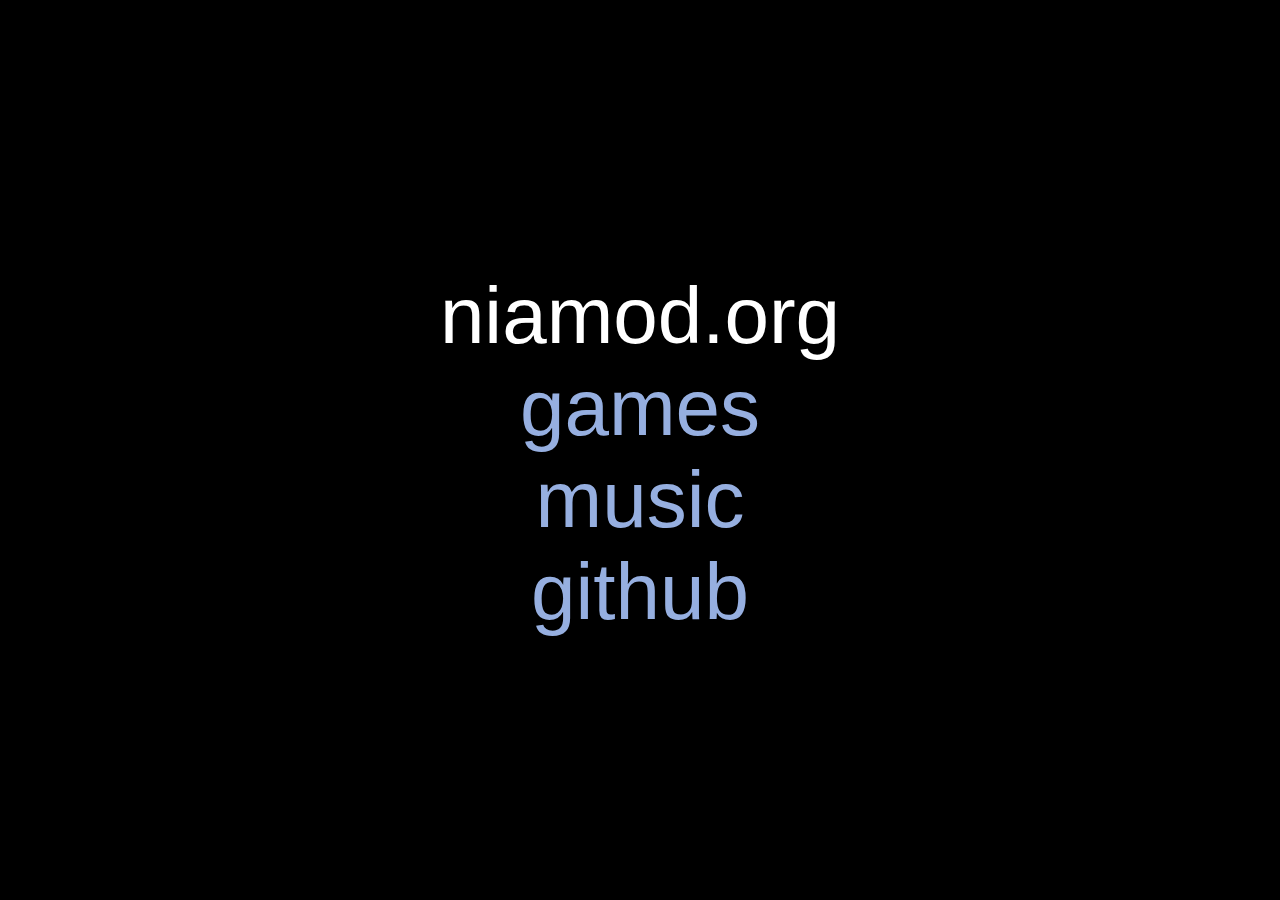
<file: index.html>
<!DOCTYPE html>
<html>
<script src="js/center.js"></script>
<link rel="stylesheet" href="css/index.css">
<title>niamod</title>
<body onload=run(180)>
    <div id="maindiv">
        <div>
            <a id="welcome">niamod.org</a>
        </div>
        <div>
            <a href="html/games">games</a>
        </div>
        <div>
            <a href="html/music">music</a>
        </div>
        <div>
            <a href="html/github">github</a>
        </div>
    </div>
</body>
</html>
</file>
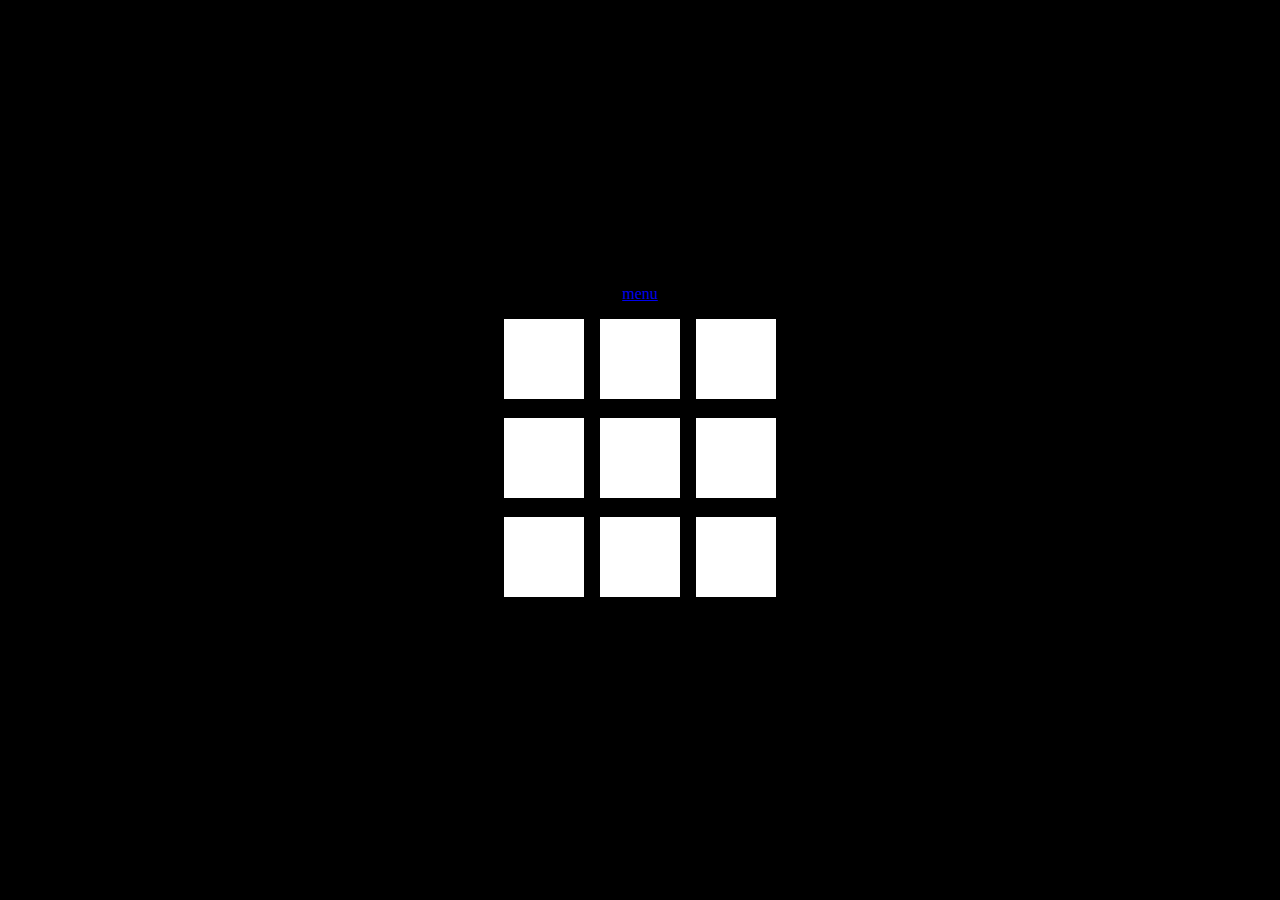
<file: 1.html>
<!DOCTYPE html>
<html>
<body>
    <a href="index.html">menu</a>
    <p id = "div1">
        <button id = "button1" onclick = myFunction(1),myFunction2()></button>&nbsp;&nbsp;&nbsp;
        <button id = "button2" onclick = myFunction(2),myFunction2()></button>&nbsp;&nbsp;&nbsp;
        <button id = "button3" onclick = myFunction(3),myFunction2()></button>
    </p>
    <p id = "div2">
        <button id = "button4" onclick = myFunction(4),myFunction2()></button>&nbsp;&nbsp;&nbsp;
        <button id = "button5" onclick = myFunction(5),myFunction2()></button>&nbsp;&nbsp;&nbsp;
        <button id = "button6" onclick = myFunction(6),myFunction2()></button>
    </p>
    <p id = "div3">
        <button id = "button7" onclick = myFunction(7),myFunction2()></button>&nbsp;&nbsp;&nbsp;
        <button id = "button8" onclick = myFunction(8),myFunction2()></button>&nbsp;&nbsp;&nbsp;
        <button id = "button9" onclick = myFunction(9),myFunction2()></button>
    </p>
</body>
<script src="main.js"></script>
<link rel="stylesheet" href="mystyle.css">
</html>
</file>
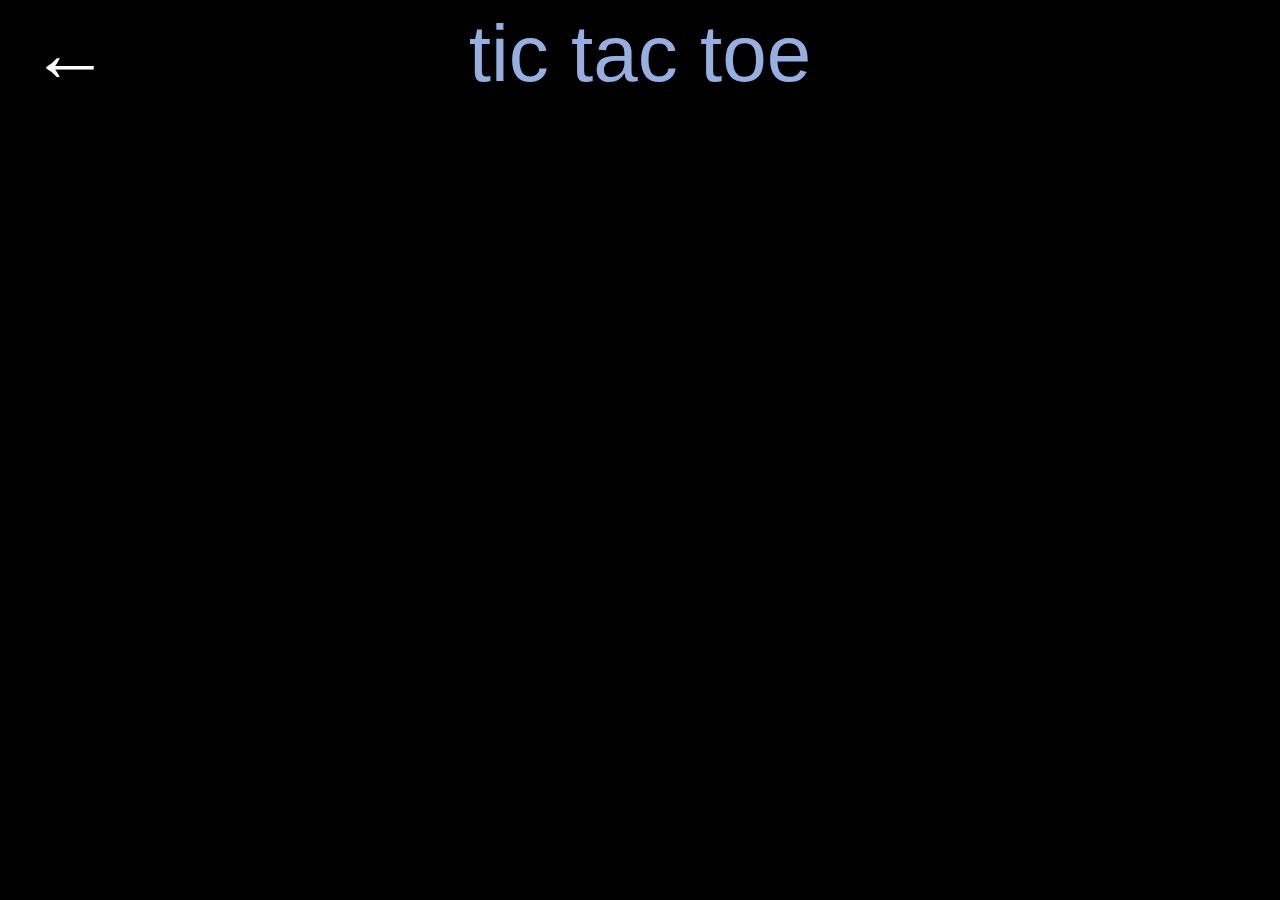
<file: games.html>
<!DOCTYPE html>
<html>
<body>
    <div>
        <a id="achange" href="index.html">&nbsp;&larr;</a><a id="achange2" href="tic.html">tic tac toe</a>
    </div>
</body>
<link rel="stylesheet" href="style.css">
</html>
</file>
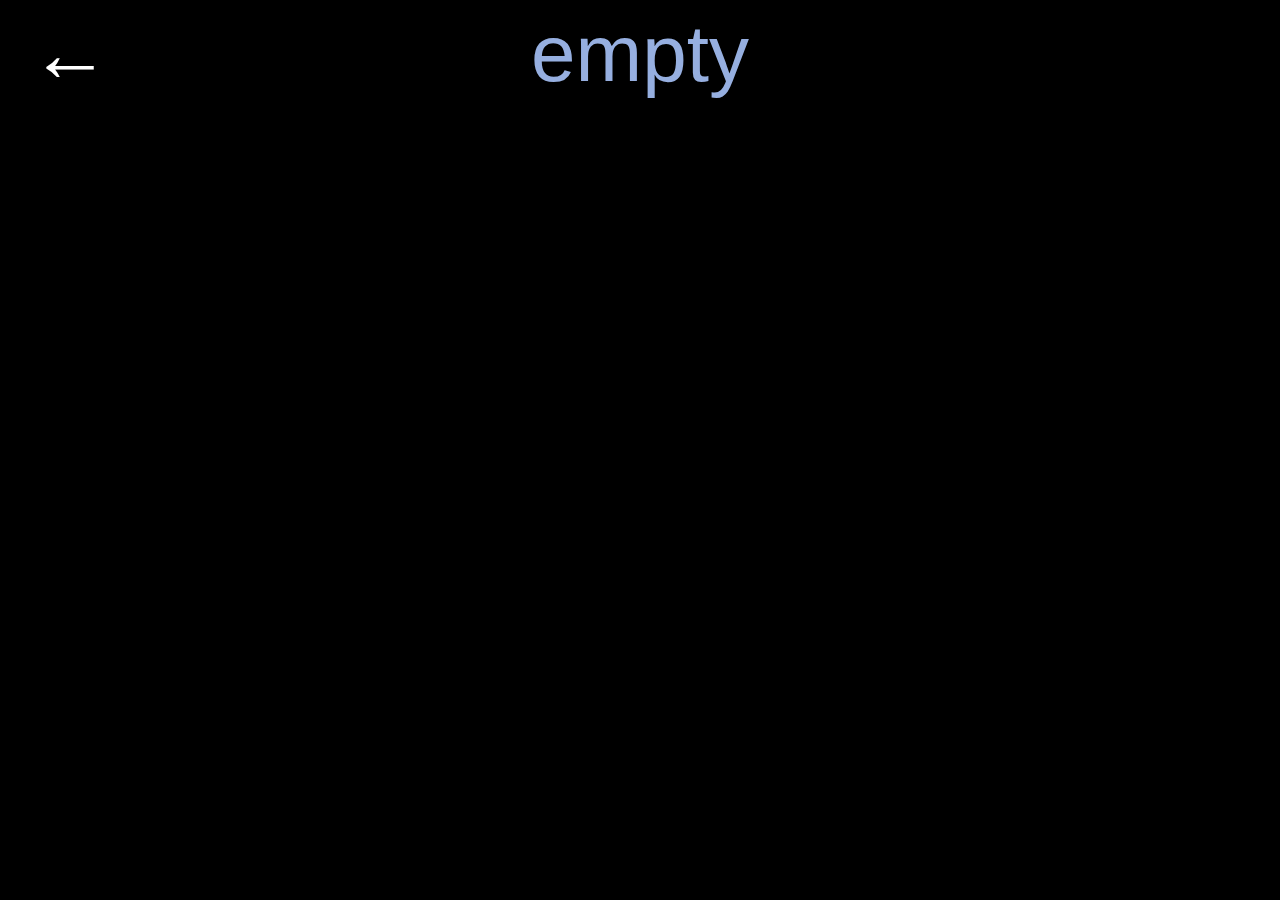
<file: music.html>
<!DOCTYPE html>
<html>
<body>
    <div>
        <a id="achange" href="index.html">&nbsp;&larr;</a><a id="achange2">empty</a>
    </div>
</body>
<link rel="stylesheet" href="style.css">
</html>
</file>
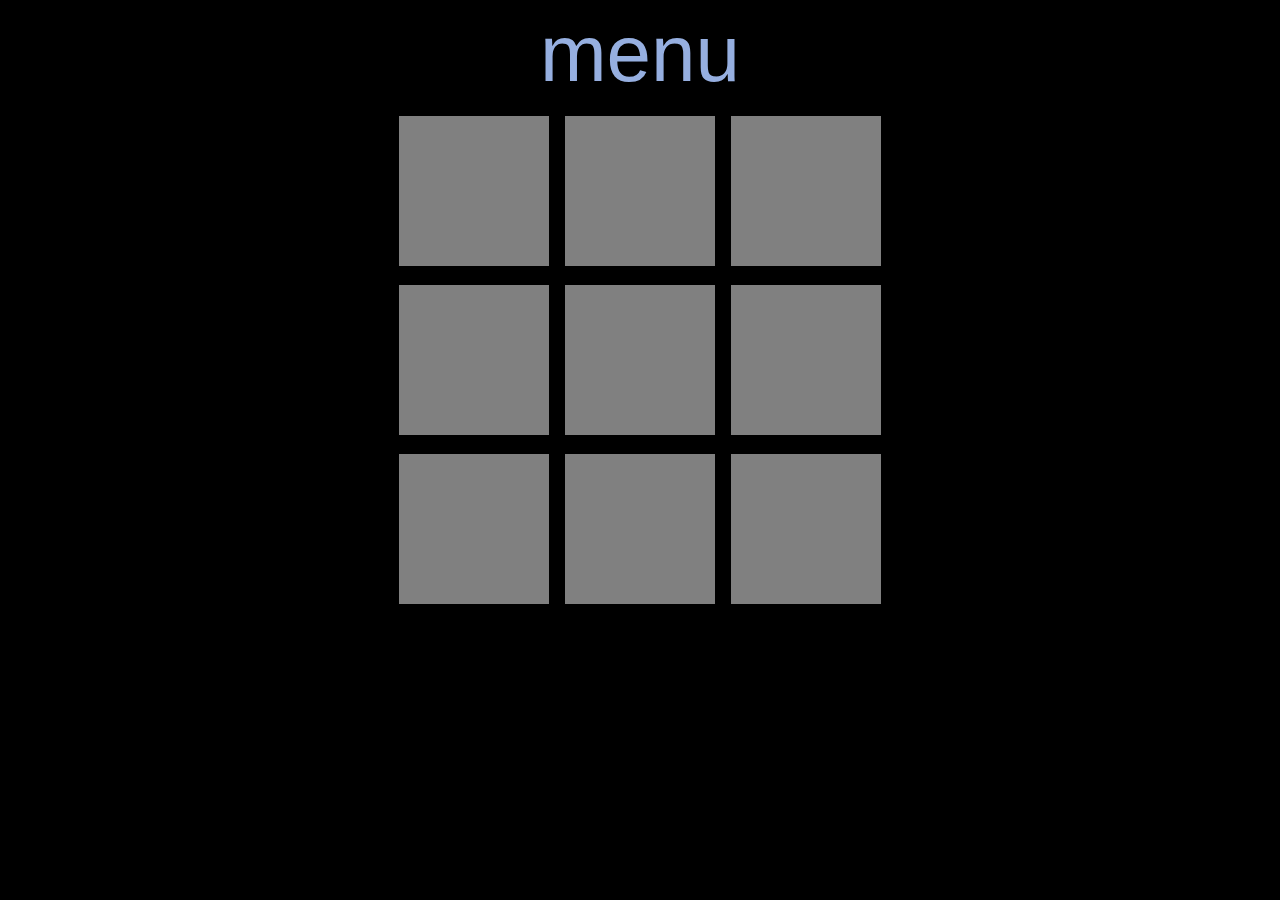
<file: tic.html>
<!DOCTYPE html>
<html>
<body>
    <a href="index.html">menu</a>
    <p id = "div1">
        <button id = "button1" onclick = myFunction(1),myFunction2()></button>&nbsp;&nbsp;&nbsp;
        <button id = "button2" onclick = myFunction(2),myFunction2()></button>&nbsp;&nbsp;&nbsp;
        <button id = "button3" onclick = myFunction(3),myFunction2()></button>
    </p>
    <p id = "div2">
        <button id = "button4" onclick = myFunction(4),myFunction2()></button>&nbsp;&nbsp;&nbsp;
        <button id = "button5" onclick = myFunction(5),myFunction2()></button>&nbsp;&nbsp;&nbsp;
        <button id = "button6" onclick = myFunction(6),myFunction2()></button>
    </p>
    <p id = "div3">
        <button id = "button7" onclick = myFunction(7),myFunction2()></button>&nbsp;&nbsp;&nbsp;
        <button id = "button8" onclick = myFunction(8),myFunction2()></button>&nbsp;&nbsp;&nbsp;
        <button id = "button9" onclick = myFunction(9),myFunction2()></button>
    </p>
</body>
<script src="tic.js"></script>
<link rel="stylesheet" href="style.css">
</html>
</file>
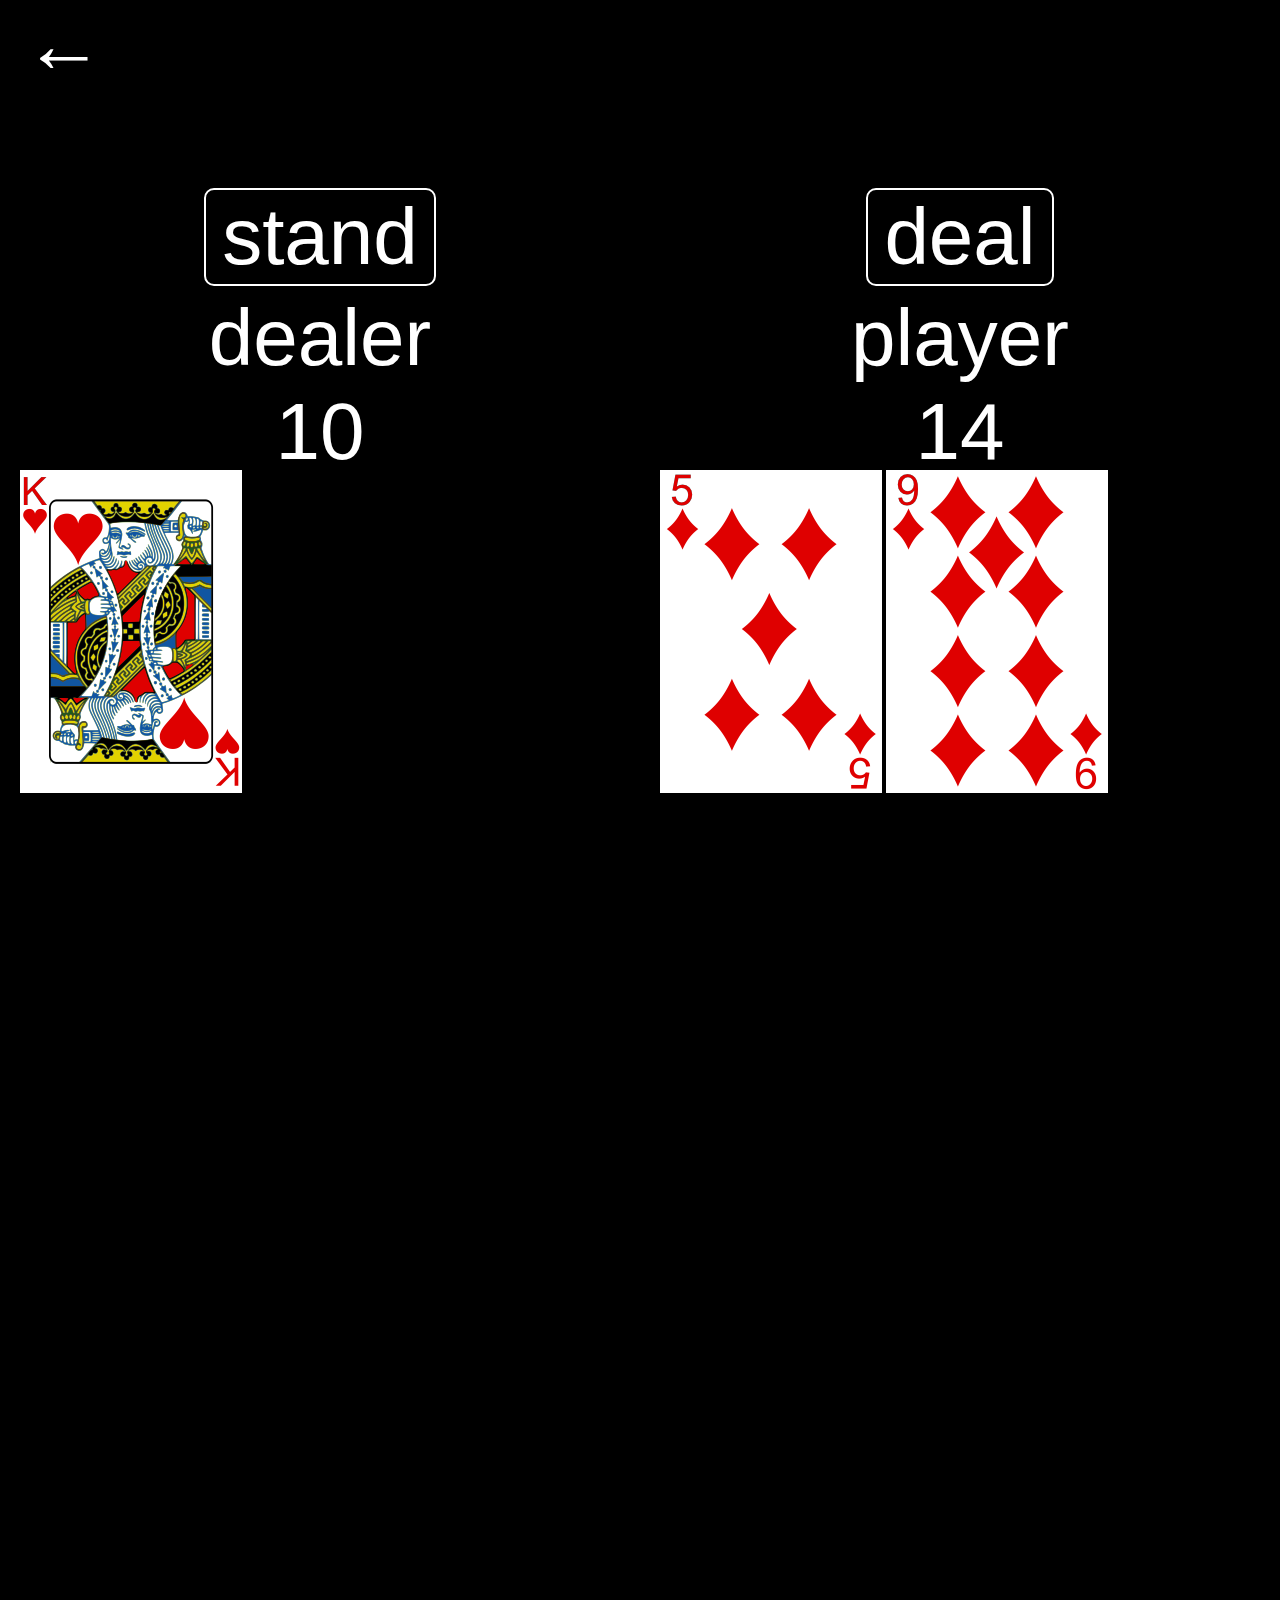
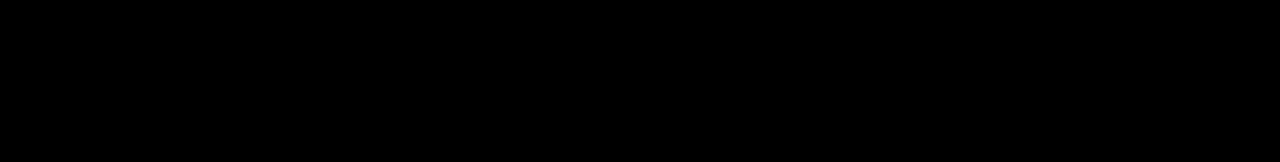
<file: html/cards.html>
<!DOCTYPE html>
<html>
<title>cards</title>
<script src="../js/cards.js"></script>
<link rel="stylesheet" href="../css/cards.css">
<body onload = run()>
    <div class="divbruh">
        <div id="maindiv1">
            <div>
                <a class="arrow" href="games">&larr;</a>
            </div>
            <div id="div1">
                <div id="div2">
                    <button onclick=stand() id="b">stand</button>
                </div>
            </div>
            <div id="div3">
                <div id="div4">
                    <button onclick=deal() id="b2">deal</button>
                </div>
            </div>
        </div>
        <div id="maindiv2">
            <div id="div1">
                <div class="b" id="div_dealer">
                    <a class="a">dealer</a>
                </div>
            </div>
            <div id="div3">
                <div class="b" id="div_player">
                    <a class="a">player</a>
                </div>
            </div>
        </div>
        <div id="maindiv3">
            <div id="div1">
                <div class="b" id="div2">
                    <a class="a" id="check">00</a>
                </div>
            </div>
            <div id="div3">
                <div class="b" id="div4">
                    <a class="a" id="check2">00</a>
                </div>
            </div>
        </div>
        <div id="maindiv4">
            <div id="div5">
                <div id="div6">
                    <img id="card1"></img>
                    <img id="card2"></img>
                    <img id="card_1"></img>
                    <img id="card_2"></img>
                    <img id="card_3"></img>
                    <img id="card_4"></img>
                    <img id="card_5"></img>
                </div>
            </div>
            <div id="div7">
                <div id="div8">
                    <img id="card3"></img>
                    <img id="card4"></img>
                    <img id="card5"></img>
                    <img id="card6"></img>
                    <img id="card7"></img>
                    <img id="card8"></img>
                    <img id="card9"></img>
                </div>
            </div>
        </div>
    </div>
</body>
</html>
</file>
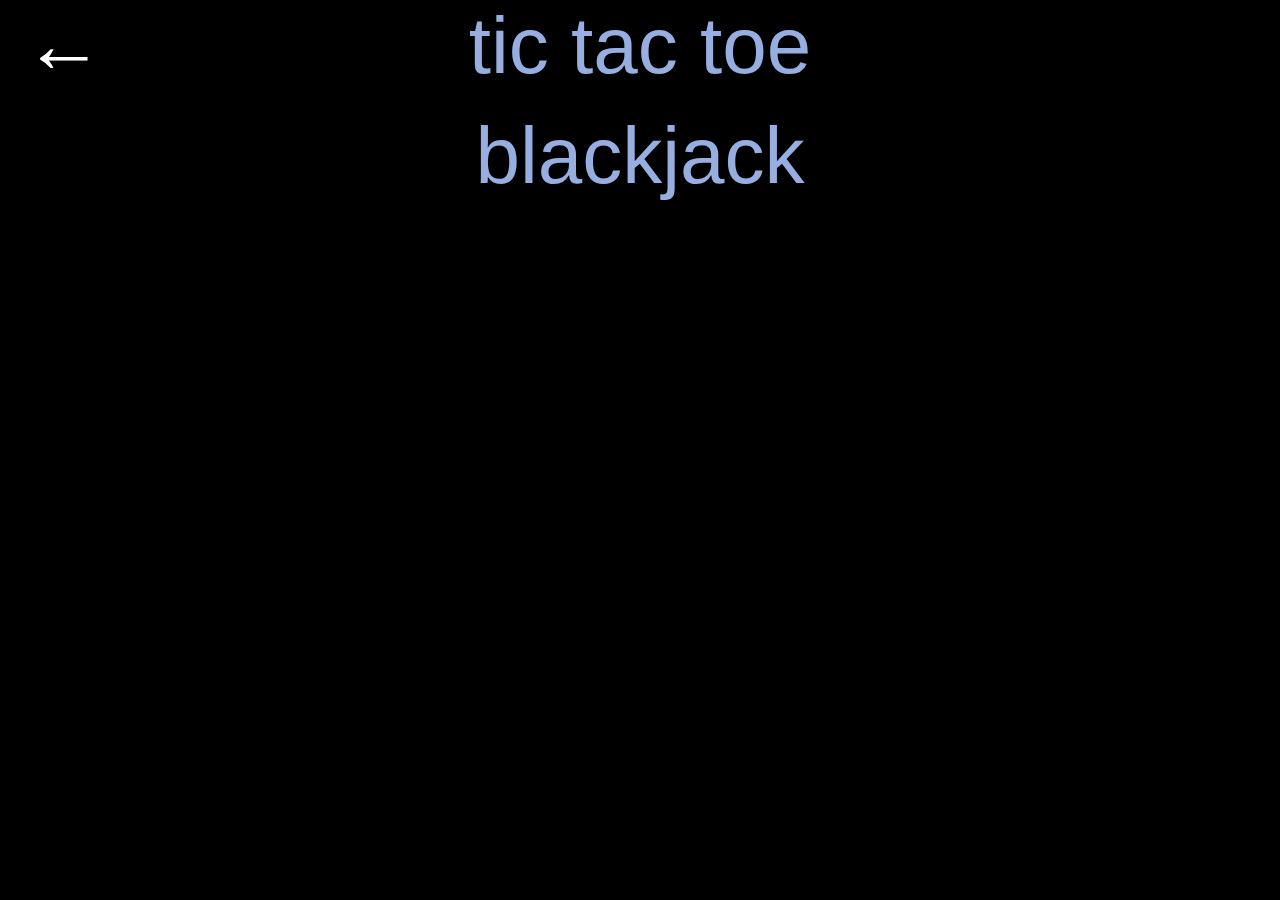
<file: html/games.html>
<!DOCTYPE html>
<html>
<body>
    <div>
        <div id="maindiv">
            <div>
                <a id="a1" href="../index">&larr;</a>
            </div>
            <div>
            <a id="a2" href="tic">tic tac toe</a>
            <br></br>
            <a id="a3" href="blackjack">blackjack</a> 
            </div>
        </div>
    </div>
</body>
<link rel="stylesheet" href="../css/games.css">
<script src="../js/blackjack.js"></script>
</html>
</file>
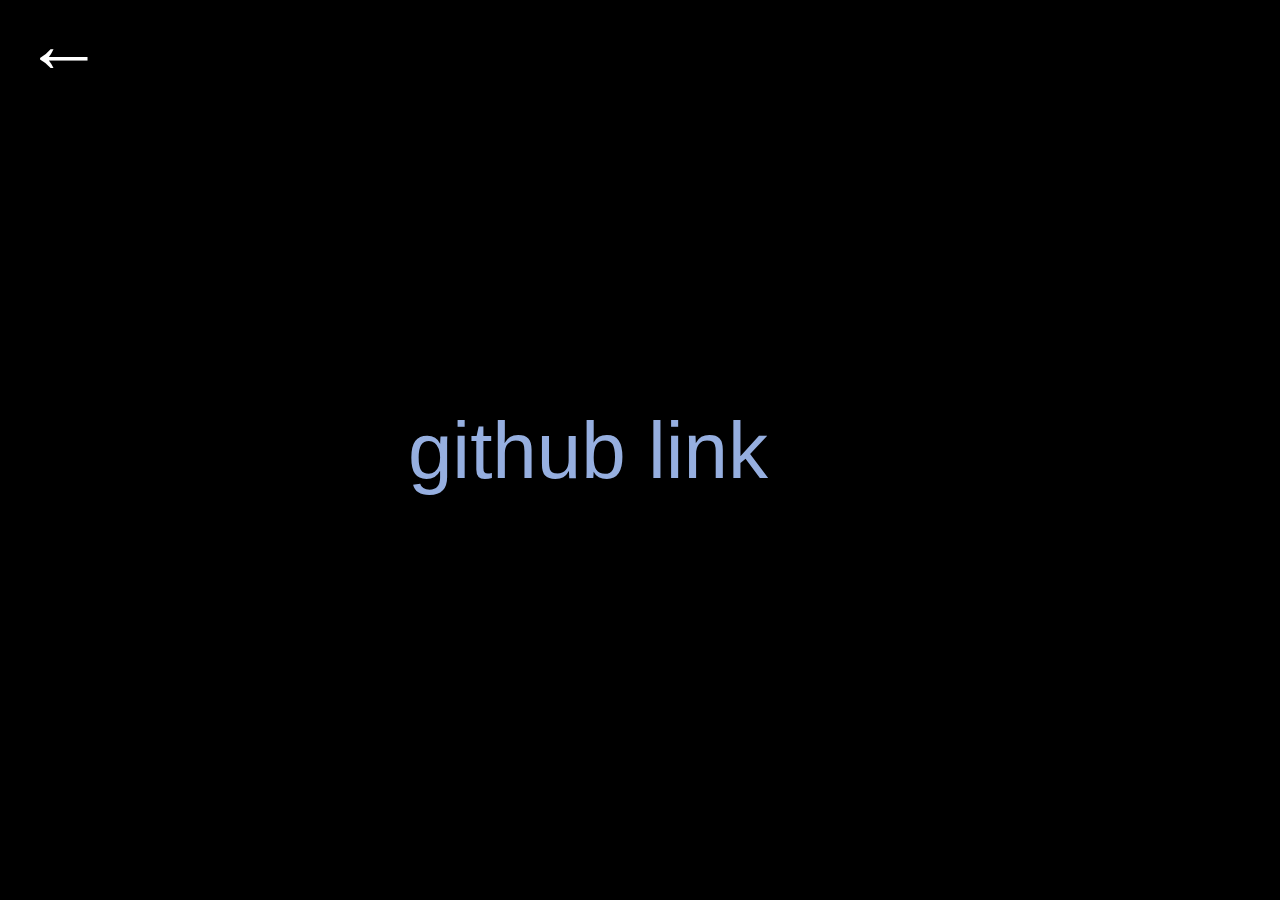
<file: html/github.html>
<!DOCTYPE html>
<html>
<script src="../js/center.js"></script>
<link rel="stylesheet" href="../css/github.css">
<title>github</title>
<body onload=run(45)>
    <div>
        <a id="a1" href="../index">&larr;</a>
    </div>
    <div id="maindiv">
    <a id="a2" href="https://github.com/78745364" target="_blank">github link</a>
    </div>
</body>
</html>
</file>
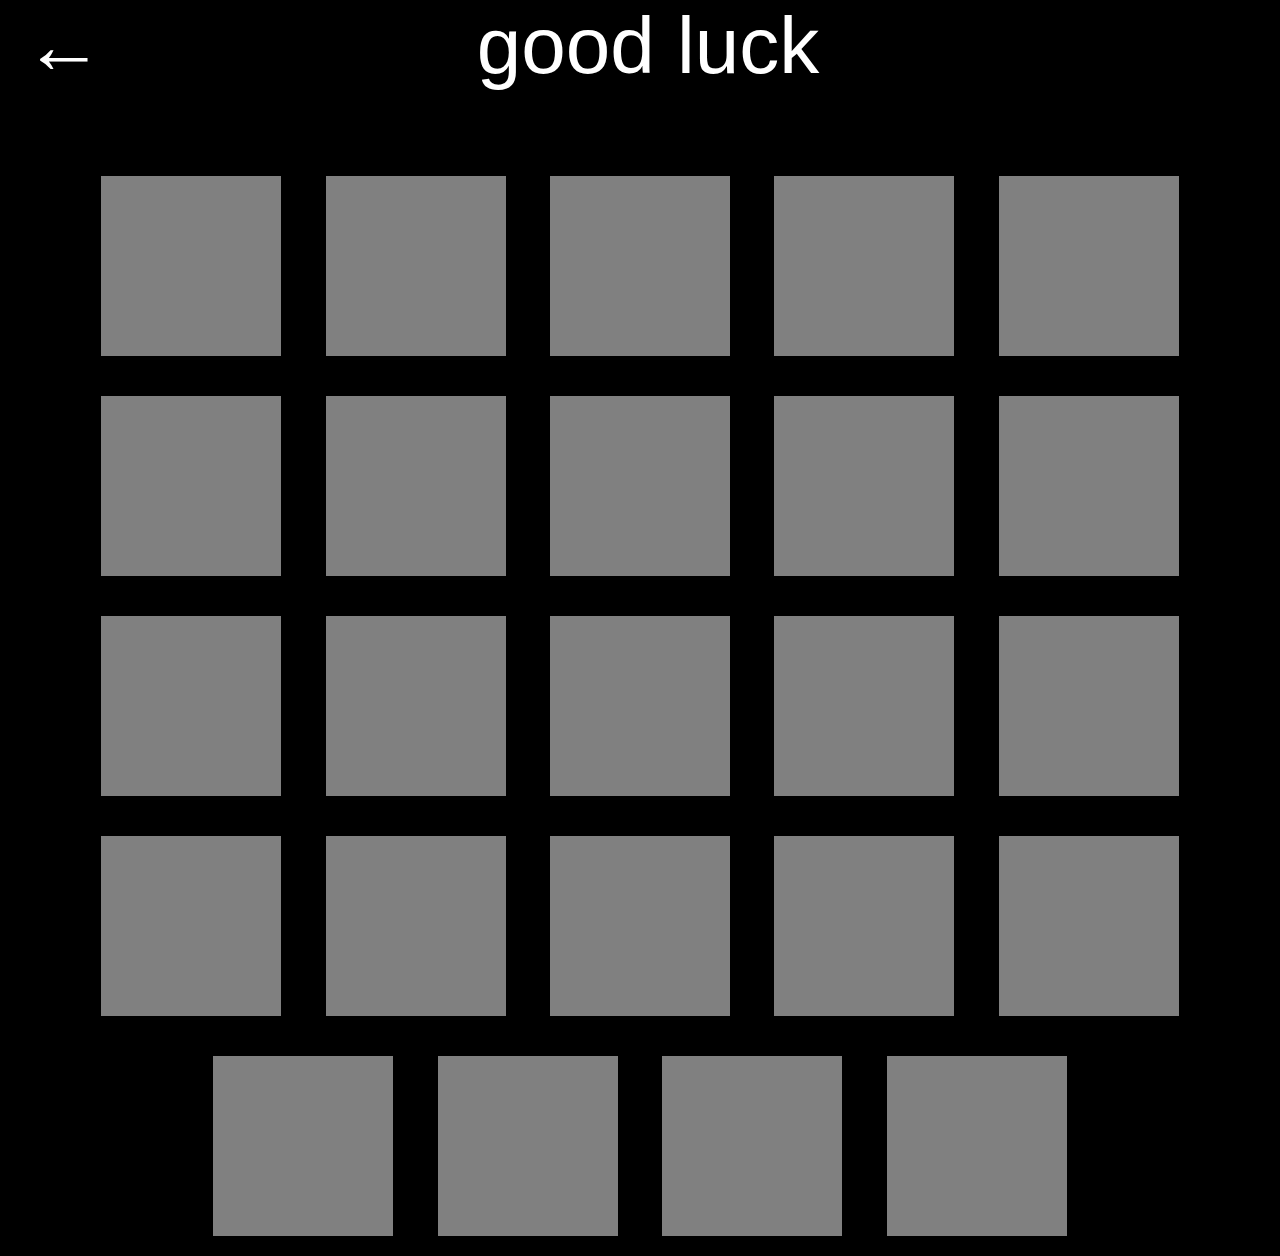
<file: html/memory.html>
<!DOCTYPE html>
<html lang="en">
<script src="../js/memory.js"></script>
<link rel="stylesheet" href="../css/memory.css">
<head>
    <meta charset="UTF-8">
    <meta http-equiv="X-UA-Compatible" content="IE=edge">
    <meta name="viewport" content="width=device-width, initial-scale=1.0">
    <title>memory</title>
    <script src="../js/memory.js"></script>
</head>
<body onload = run()> 
    <div id="maindiv">
        <div id="heading">
            <a id="arrow" href="../html/games">&larr;</a>
            <a id="number">good luck</a>
        </div>
        <div id="spaces">
                    <button class="_button" id="_1" onclick=clicked(1) onmouseover=mouseover(1) onmouseleave=mouseleave(1)></button>
                    <button class="_button" id="_2" onclick=clicked(2) onmouseover=mouseover(2) onmouseleave=mouseleave(2)></button>
                    <button class="_button" id="_3" onclick=clicked(3) onmouseover=mouseover(3) onmouseleave=mouseleave(3)></button>
                    <button class="_button" id="_4" onclick=clicked(4) onmouseover=mouseover(4) onmouseleave=mouseleave(4)></button>
                    <button class="_button" id="_5" onclick=clicked(5) onmouseover=mouseover(5) onmouseleave=mouseleave(5)></button>
                    <button class="_button" id="_6" onclick=clicked(6) onmouseover=mouseover(6) onmouseleave=mouseleave(6)></button>
                    <button class="_button" id="_7" onclick=clicked(7) onmouseover=mouseover(7) onmouseleave=mouseleave(7)></button>
                    <button class="_button" id="_8" onclick=clicked(8) onmouseover=mouseover(8) onmouseleave=mouseleave(8)></button>
                    <button class="_button" id="_9" onclick=clicked(9) onmouseover=mouseover(9) onmouseleave=mouseleave(9)></button>
                    <button class="_button" id="_10" onclick=clicked(10) onmouseover=mouseover(10) onmouseleave=mouseleave(10)></button>
                    <button class="_button" id="_11" onclick=clicked(11) onmouseover=mouseover(11) onmouseleave=mouseleave(11)></button>
                    <button class="_button" id="_12" onclick=clicked(12) onmouseover=mouseover(12) onmouseleave=mouseleave(12)></button>
                    <button class="_button" id="_13" onclick=clicked(13) onmouseover=mouseover(13) onmouseleave=mouseleave(13)></button>
                    <button class="_button" id="_14" onclick=clicked(14) onmouseover=mouseover(14) onmouseleave=mouseleave(14)></button>
                    <button class="_button" id="_15" onclick=clicked(15) onmouseover=mouseover(15) onmouseleave=mouseleave(15)></button>
                    <button class="_button" id="_16" onclick=clicked(16) onmouseover=mouseover(16) onmouseleave=mouseleave(16)></button>
                    <button class="_button" id="_17" onclick=clicked(17) onmouseover=mouseover(17) onmouseleave=mouseleave(17)></button>
                    <button class="_button" id="_18" onclick=clicked(18) onmouseover=mouseover(18) onmouseleave=mouseleave(18)></button>
                    <button class="_button" id="_19" onclick=clicked(19) onmouseover=mouseover(19) onmouseleave=mouseleave(19)></button>
                    <button class="_button" id="_20" onclick=clicked(20) onmouseover=mouseover(20) onmouseleave=mouseleave(20)></button>
                    <button class="_button" id="_21" onclick=clicked(21) onmouseover=mouseover(21) onmouseleave=mouseleave(21)></button>
                    <button class="_button" id="_22" onclick=clicked(22) onmouseover=mouseover(22) onmouseleave=mouseleave(22)></button>
                    <button class="_button" id="_23" onclick=clicked(23) onmouseover=mouseover(23) onmouseleave=mouseleave(23)></button>
                    <button class="_button" id="_24" onclick=clicked(24) onmouseover=mouseover(24) onmouseleave=mouseleave(24)></button>
            </div>
        </div>
    </div>
</body>
</html>
</file>
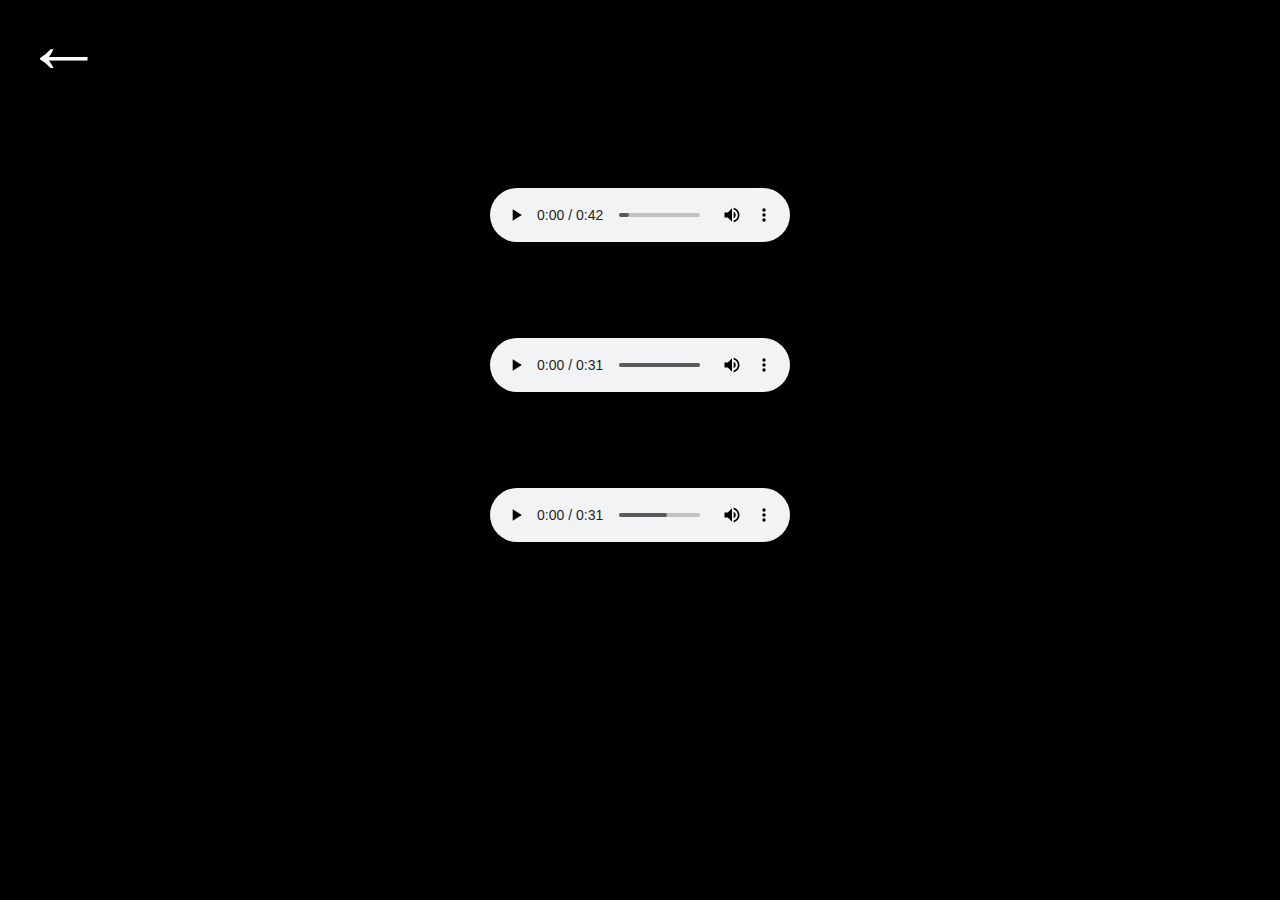
<file: html/music.html>
<!DOCTYPE html>
<html>
<body>
    <div id="maindiv">
        <div>
            <a id="a_1" href="../index.html">&larr;</a>
        </div>
        <div id="audio1">
            <audio controls id="chicken">
                <source src="../audio/1.mp3" type="audio/wav">
            </audio>
        </div>
        <div id="audio2">
            <audio controls>
                <source src="../audio/2.mp3" type="audio/wav">
            </audio>
        </div>
        <div id="audio3">
            <audio controls>
                <source src="../audio/3.mp3" type="audio/wav">
            </audio>
        </div>
    </div>
</body>
<link rel="stylesheet" href="../css/music.css">
</html>
</file>
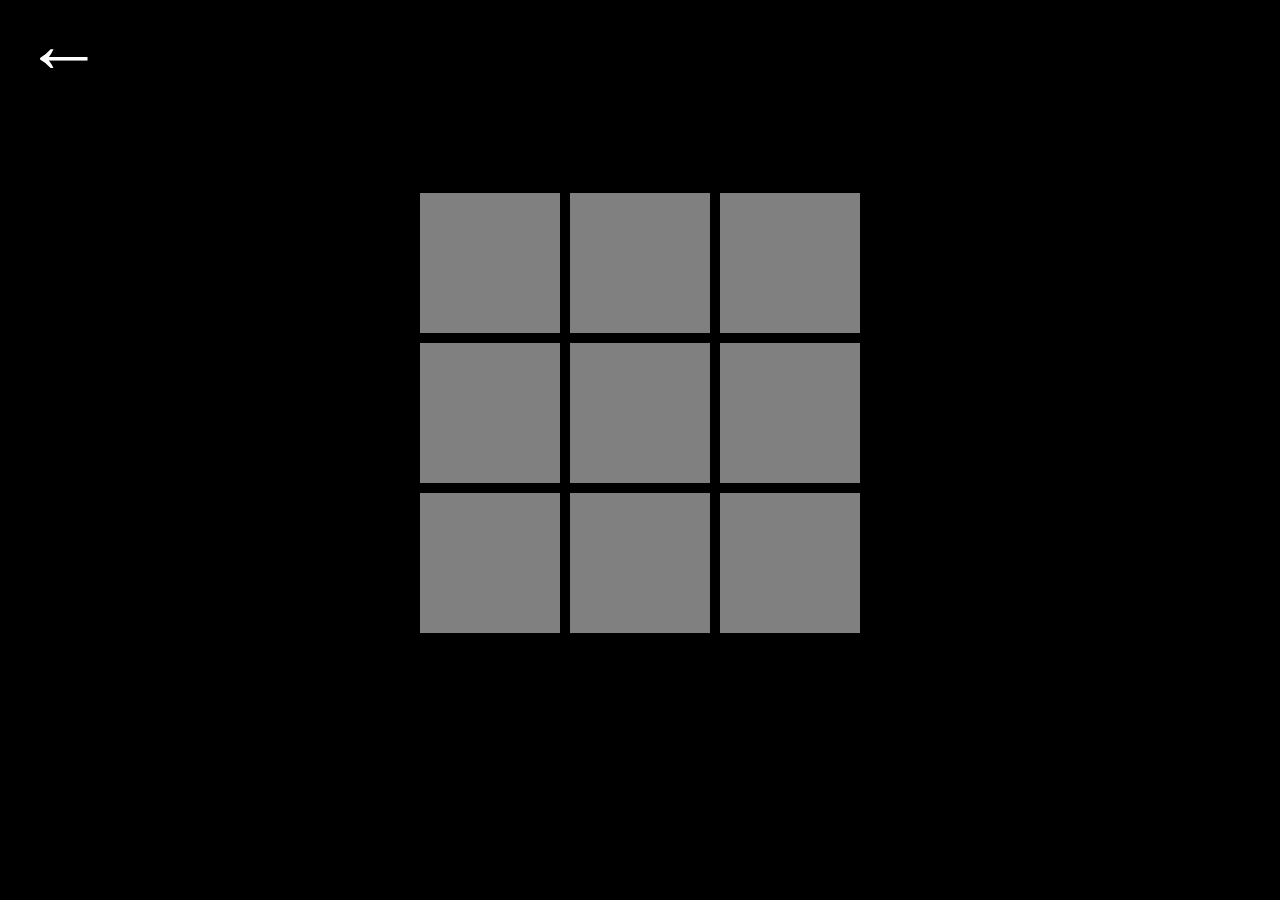
<file: html/tic.html>
<!DOCTYPE html>
<html>
<body>
    <div>
        <div id="maindiv">
            <div>
                <a id="a1" href="games.html">&larr;</a>
            </div>
            <div id="div1">
                <button id = "button1" onclick = myFunction(1),myFunction2()></button><button id = "button2" onclick = myFunction(2),myFunction2()></button><button id = "button3" onclick = myFunction(3),myFunction2()></button>
            </div>
            <div>
                <button id = "button4" onclick = myFunction(4),myFunction2()></button><button id = "button5" onclick = myFunction(5),myFunction2()></button><button id = "button6" onclick = myFunction(6),myFunction2()></button>
            </div>
            <div>
                <button id = "button7" onclick = myFunction(7),myFunction2()></button><button id = "button8" onclick = myFunction(8),myFunction2()></button><button id = "button9" onclick = myFunction(9),myFunction2()></button> 
            </div>
        </div>
    </div>
</body>
<script src="../js/tic.js"></script>
<link rel="stylesheet" href="../css/tic.css">
</html>
</file>
<file: css/index.css>
html,body {
    margin: 0;
    height: 100%;
}
body {
    background-color: black;
}
a {
    text-decoration:none;
    color: #96afe0;
    font-family: Arial, Helvetica, sans-serif;
    font-size: 80px;
}
a:hover {
    color: #fff;
}
#welcome {
    color: white;
}
html,body {
    margin: 0;
}
#maindiv {
    position: absolute;
    text-align: center;
    width: 100%;
}
</file>
<file: mystyle.css>
button {

    height: 80px;
    width: 80px;
    border: none;
    background: white;

}

header{

  color: white;
  font-size: 44px;

}

html {

  display: table;
  margin: auto;
  height: 100%;

}

body {

  display: table-cell;
  vertical-align: middle;
  background-color: black;
  text-align: center;
  height: 100%;
  
}
</file>
<file: style.css>
body {
    background-color: black;
    text-align: center;
    align-items: center;
}

a {
    text-decoration:none;
    color: #96afe0;
    font-family: Arial, Helvetica, sans-serif;
    font-size: 80px;
}

#welcome {
    color: white;
}

#menu {
    text-align: left;
}

#achange {
    color: white;
    float: left;
}

#achange2 {
    float: center;
    padding-right: 102.23px;
}

p {
    color: white;
}

button {
    height: 150px;
    width: 150px;
    border: none;
    background: grey;
    cursor: pointer;
}

#bodychange {
    padding-top: 92px;
}
</file>
<file: css/cards.css>
html,body {
    margin: 0;
    height: 100%;
}
body {
    background-color: #000; 
}
.a {
    text-decoration:none;
    font-family: Arial, Helvetica, sans-serif;
    font-size: 80px;
}
.b {
    margin-top: 10px;
}
.arrow {
    text-decoration:none; 
    color: white;
    font-size: 80px;
    margin-left: 24px;
    padding: 0;
    position: absolute;
}
.arrow:hover {
    color: #96afe0;
}
button {
    border: none;
    cursor: pointer;
    color: #fff; 
    background-color: #000;
    font-size: 80px;
    font-family: Arial, Helvetica, sans-serif;
}
img {
    background-color: #fff;
}
#div1, #div3 {
    margin-top: 188px;
}
#maindiv4, #maindiv5 {
    margin-top: 188px;
}
#maindiv1 {
    padding-bottom: 94px;
}
#maindiv2 {
    padding-bottom: 94px;
}
#maindiv3 {
    padding-bottom: 94px;
}
#div1 {
    position: absolute;
    width: 50%;
    height: 94px;
}
#div2 {
    text-align: center;
    color: #fff;
}
#b {
    border: solid #fff 2px;
    border-radius: 10px;
    padding-right: 16px;
    padding-left: 16px;
}
#b2 {
    border: solid #fff 2px;
    border-radius: 10px;
    padding-right: 16px;
    padding-left: 16px;
}
#b:hover,#b2:hover {
    color: #96afe0;
    border: solid #96afe0 2px;
}
#div_dealer {
    text-align: center;
    color: #fff;
}
#div3 {
    position: absolute;
    width: 50%;
    height: 94px;
    margin-left: 50%;
}
#div4 {
    text-align: center;
    color: #fff;
}
#div_player {
    text-align: center;
    color: #fff;
}
#div5 {
    position: absolute;
    width: 50%;
    height: 1292px;
}
#div7 {
    position: absolute;
    width: 50%;
    height: 1292px;
    margin-left: 50%;
    
}
#div6 {
    margin-left: 20px;
}
#div8 {
    margin-left: 20px;
}
@media(max-width: 1000px) {
    #div6 {
        margin-left: none;
    }
    #div8 {
        margin-left: none;
    }
}
</file>
<file: css/games.css>
html,body {
    margin: 0;
    height: 100%;
}
body {
    background-color: black;
}
#maindiv {
    position: absolute;
    width: 100%;
    text-align: center;
}
#a1 {
    text-decoration:none; 
    color: white;
    font-size: 80px;
    margin-left: 24px;
    float: left;
}
#a1:hover {
    color: #96afe0;
}
#a2 {
    text-decoration:none;
    color: #96afe0;
    font-family: Arial, Helvetica, sans-serif;
    font-size: 80px;
    margin-right: 104px;
}
#a3 {
    text-decoration:none;
    color: #96afe0;
    font-family: Arial, Helvetica, sans-serif;
    font-size: 80px;
}
#a2:hover,#a3:hover {
    color: #fff;
}
</file>
<file: css/github.css>
html,body {
    margin: 0;
    height: 100%;
}
body {
    background-color: black;
}
#maindiv {
    position: absolute;
    width: 100%;
    text-align: center;
}
#a1 {
    text-decoration:none; 
    color: white;
    font-size: 80px;
    margin-left: 24px;
    float: left;
}
#a1:hover {
    color: #96afe0;
}
#a2 {
    text-decoration:none;
    color: #96afe0;
    font-family: Arial, Helvetica, sans-serif;
    font-size: 80px;
    margin-right: 104px;
    margin-top: 20px;
}
#a2:hover {
    color: #fff;
}
#a3 {
    text-decoration:none;
    color: #96afe0;
    font-family: Arial, Helvetica, sans-serif;
    font-size: 80px;
}
</file>
<file: css/memory.css>
* {
    text-decoration: none;
    background-color: #000;
    font-family: Arial, Helvetica, sans-serif;
    margin: 0;
    padding: 0;
}
html {
    height: 100%;
}
#maindiv {
    width: 100%;
}
a {
    color: #fff;
    font-size: 80px;
}
#spaces {
    margin-top: 64px;
    text-align: center;
}
#arrow:hover {
    color: #96afe0;
}
._button {
    width: 180px;
    height: 180px;
    margin: 20px;
    background-color: #808080;
    border: none;
}
#heading {
    text-align: center;
    width: 100%;
}
#number {
    padding-right: 88px;
}
#arrow {
    float: left;
    margin-left: 24px;
}
@media (max-width: 768px) {
    a {
        color: #fff;
        font-size: 40px;
    }
    #arrow:hover {
        color: #fff;
    }
    ._button {
        width: 70px;
        height: 70px;
        margin: 8px;
        background-color: #808080;
        border: none;
    }
    #_22,#_23,#_24 {
        margin-bottom: 0;
    }
    #spaces {
        margin-top: 24px;
    }
    #arrow {
        text-align: center;
        text-decoration: none;
        float: left;
        margin-left: 24px;
    }
    #heading {
        text-align: center;
        width: 100%;
    }
    #number {
        padding-right: 58px;
    }
  }
</file>
<file: css/music.css>
html,body {
    margin: 0;
    height: 100%;
}
body {
    background-color: black;
    text-align: center;
}
#a_1 {
    text-decoration:none; 
    color: white;
    font-size: 80px;
    margin-left: 24px;
    float: left;
}
#a_1:hover {
    color: #96afe0;
}
#audio2, #audio3 {
    margin-top: 92px;
}
#audio1 {
    padding-top: 188px;
}
#maindiv {
    width: 100%;
    text-align: center;
    position: absolute;
}
#new {
    background-color: #000;
}
a,p {
    text-align: center;
    color: white;
    font-size: 80px;
    margin-left: 24px;
}
.link:hover {
    color: #96afe0;
}
</file>
<file: css/tic.css>
html,body {
    margin: 0;
    height: 100%;
}
body {
    background-color: black;
    text-align: center;
    align-items: center;
}
a {
    text-decoration:none; 
    color: white;
    font-size: 80px;
    margin-left: 24px;
    float: left;
}
#a1:hover {
    color: #96afe0;
}
button {
    height: 150px;
    width: 150px;
    border: black 5px solid;
    background: grey;
    cursor: pointer;
}
#maindiv {
    position: absolute;
    width: 100%;
}
#div1 {
    margin-top: 188px;
}
</file>
